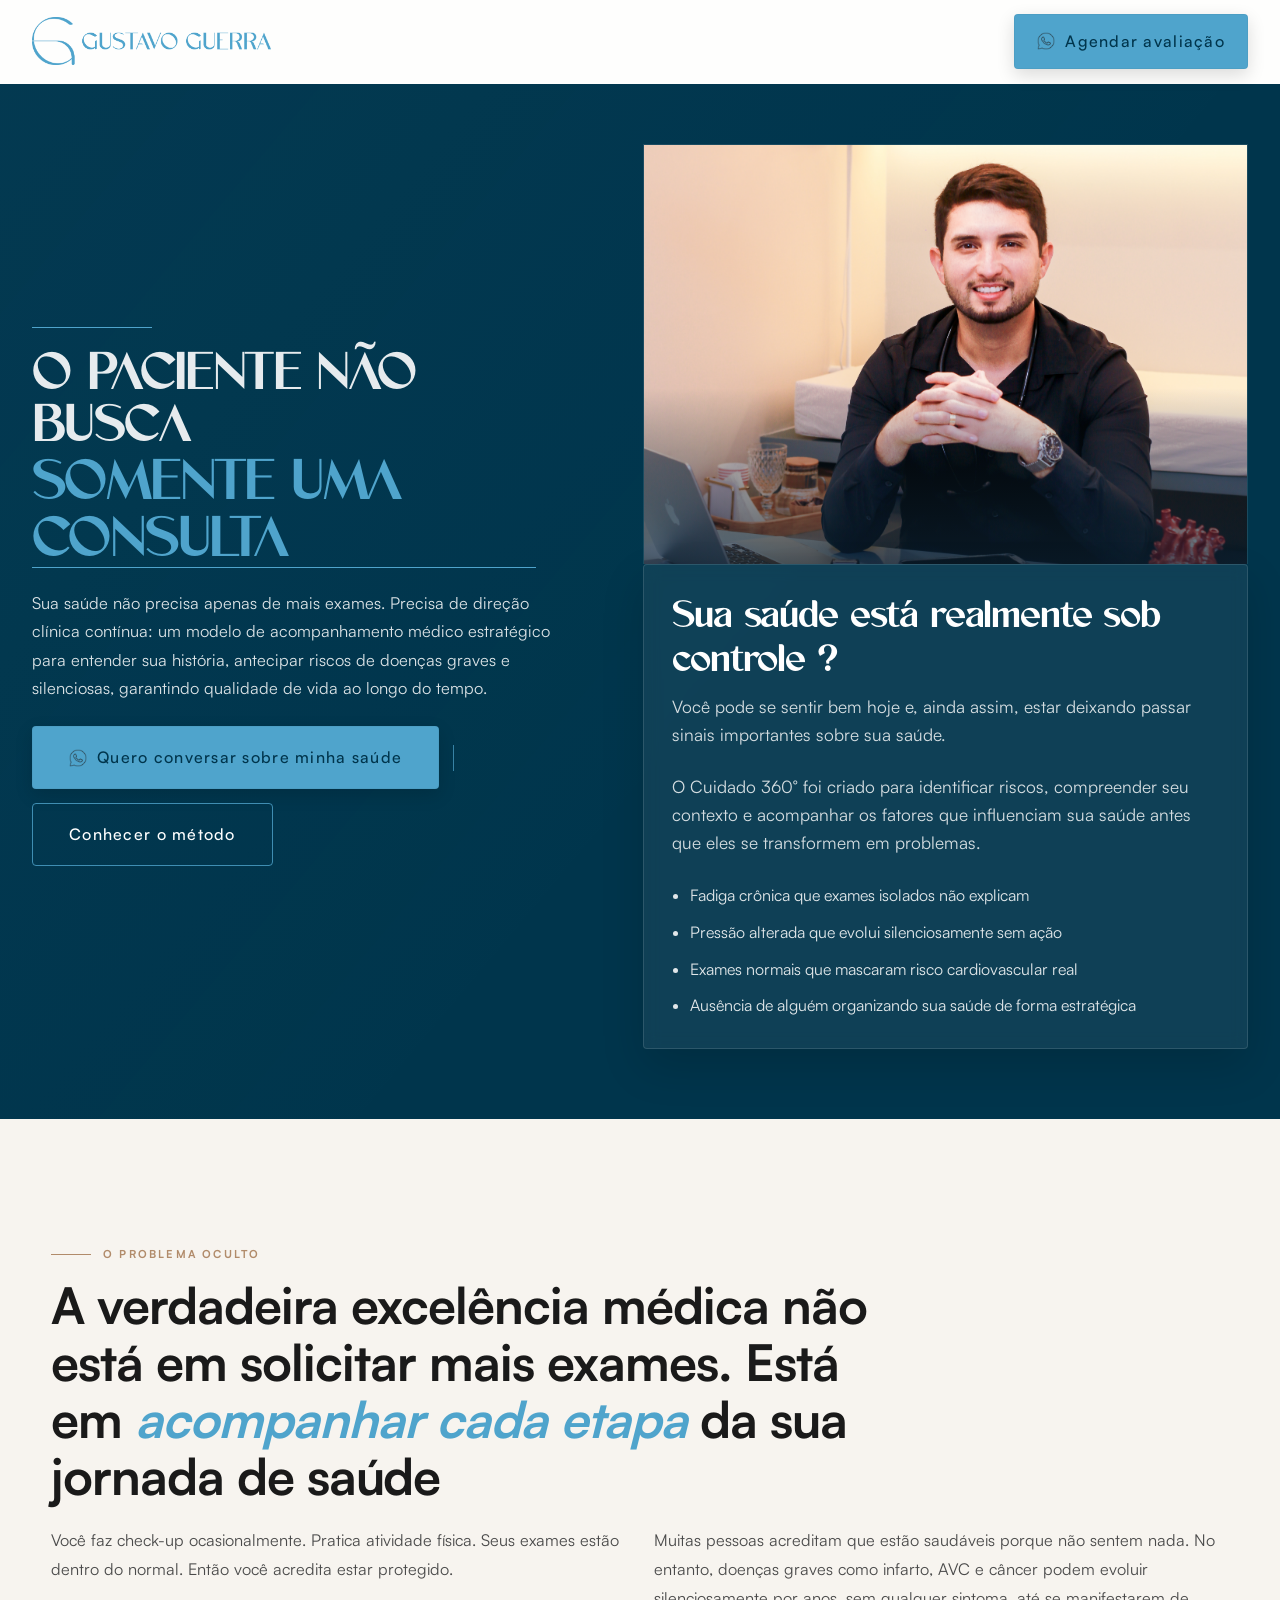
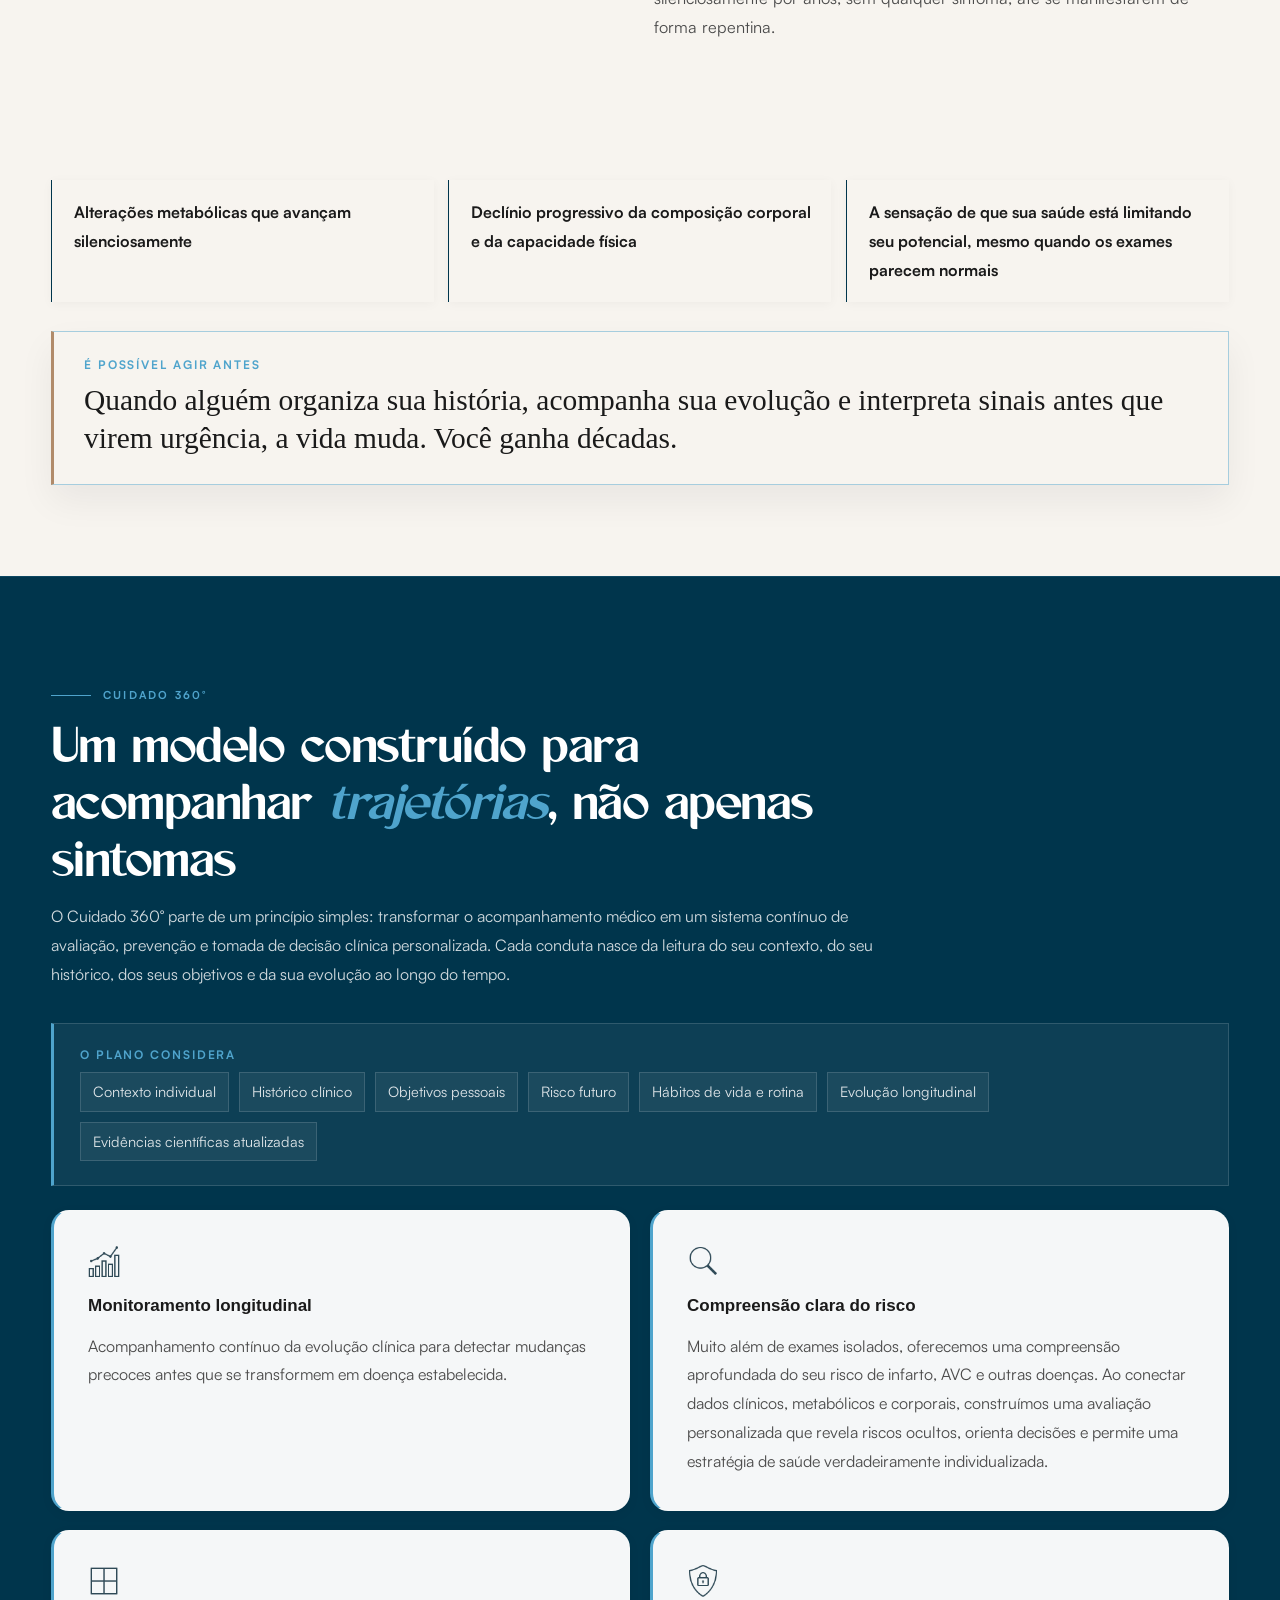
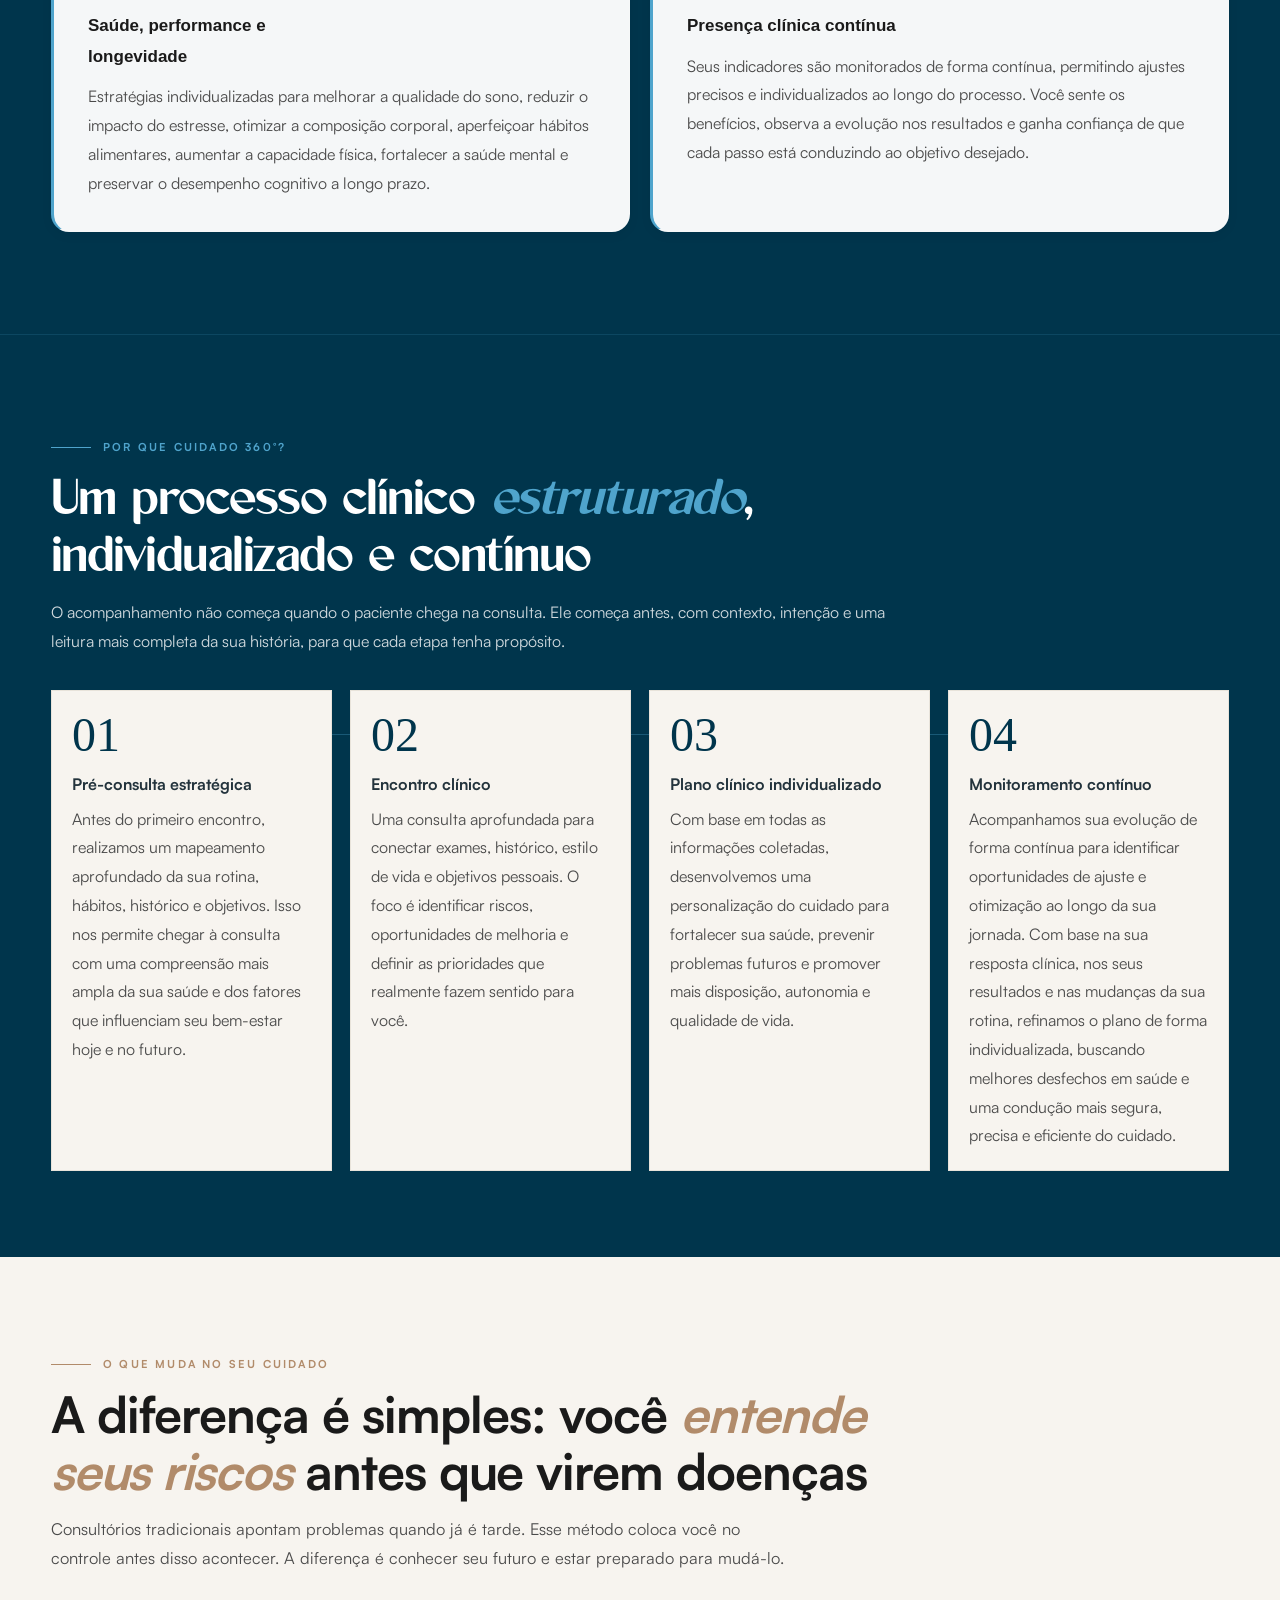
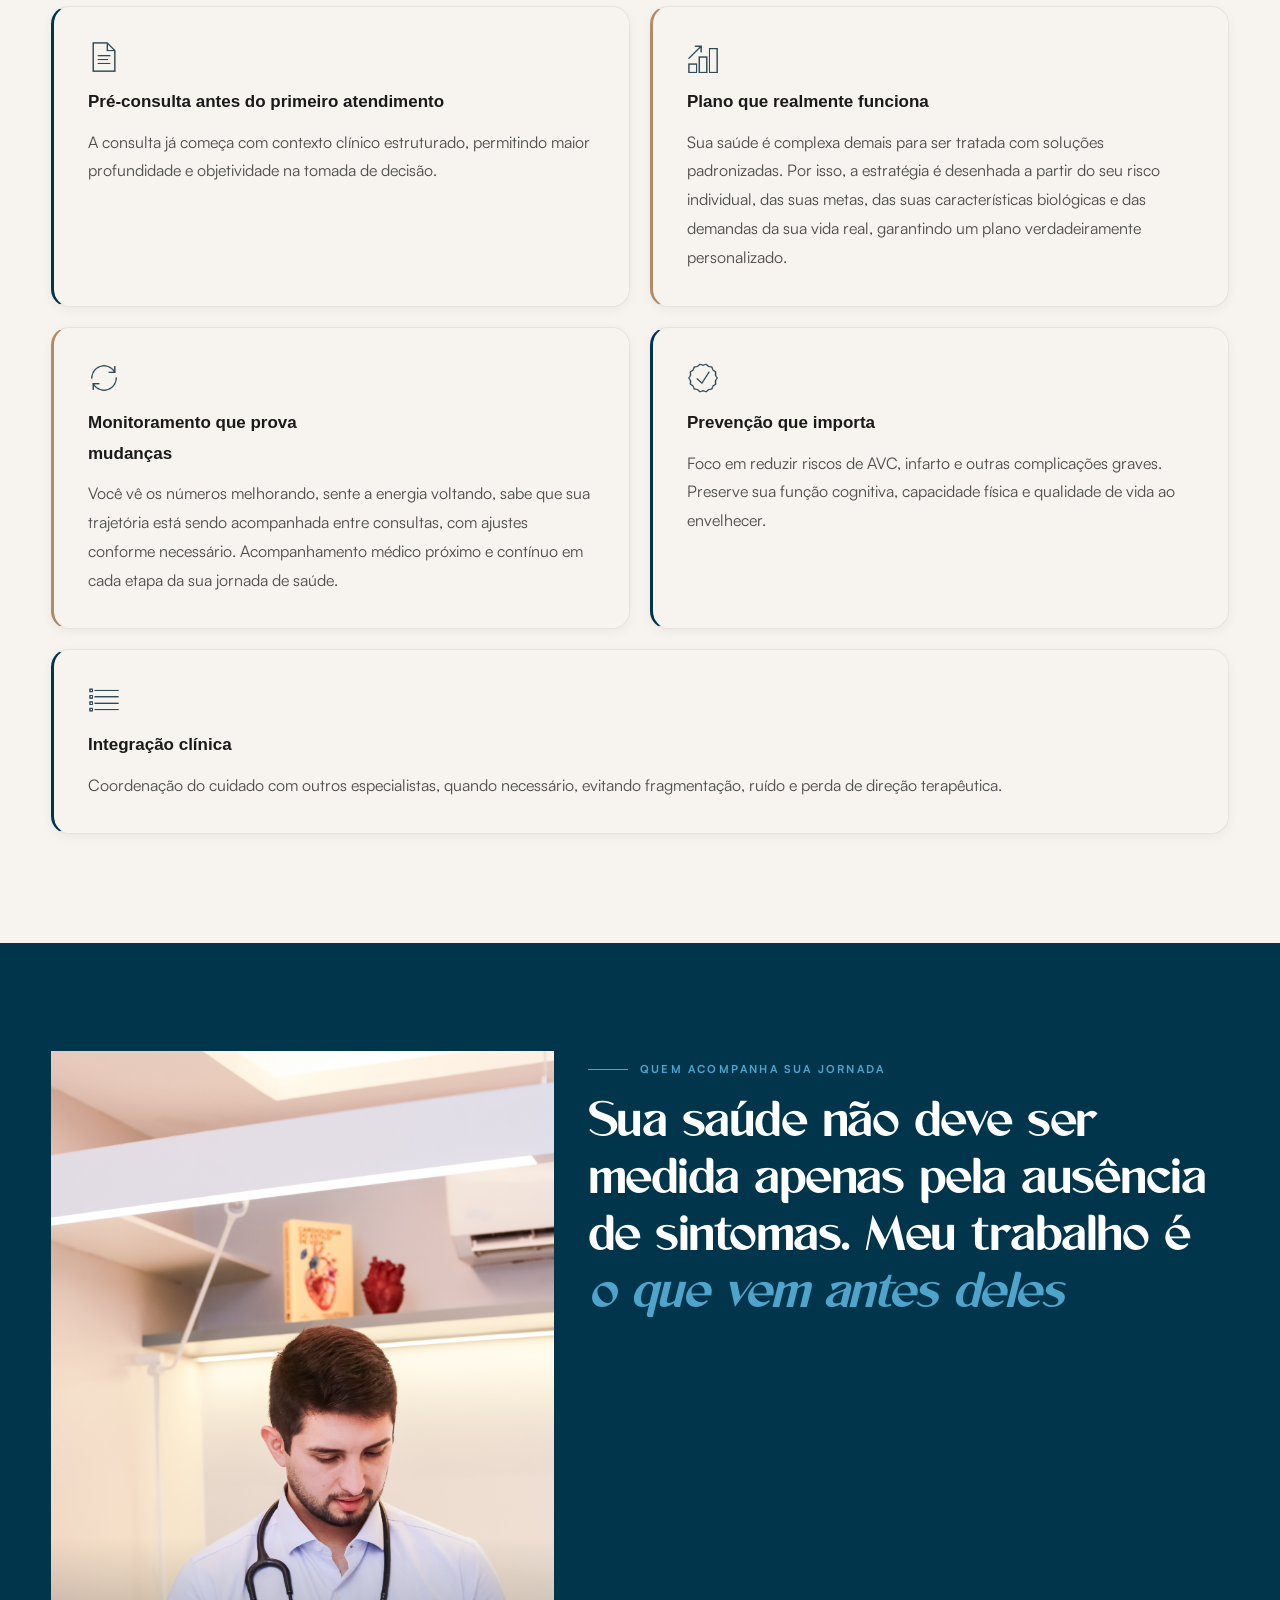
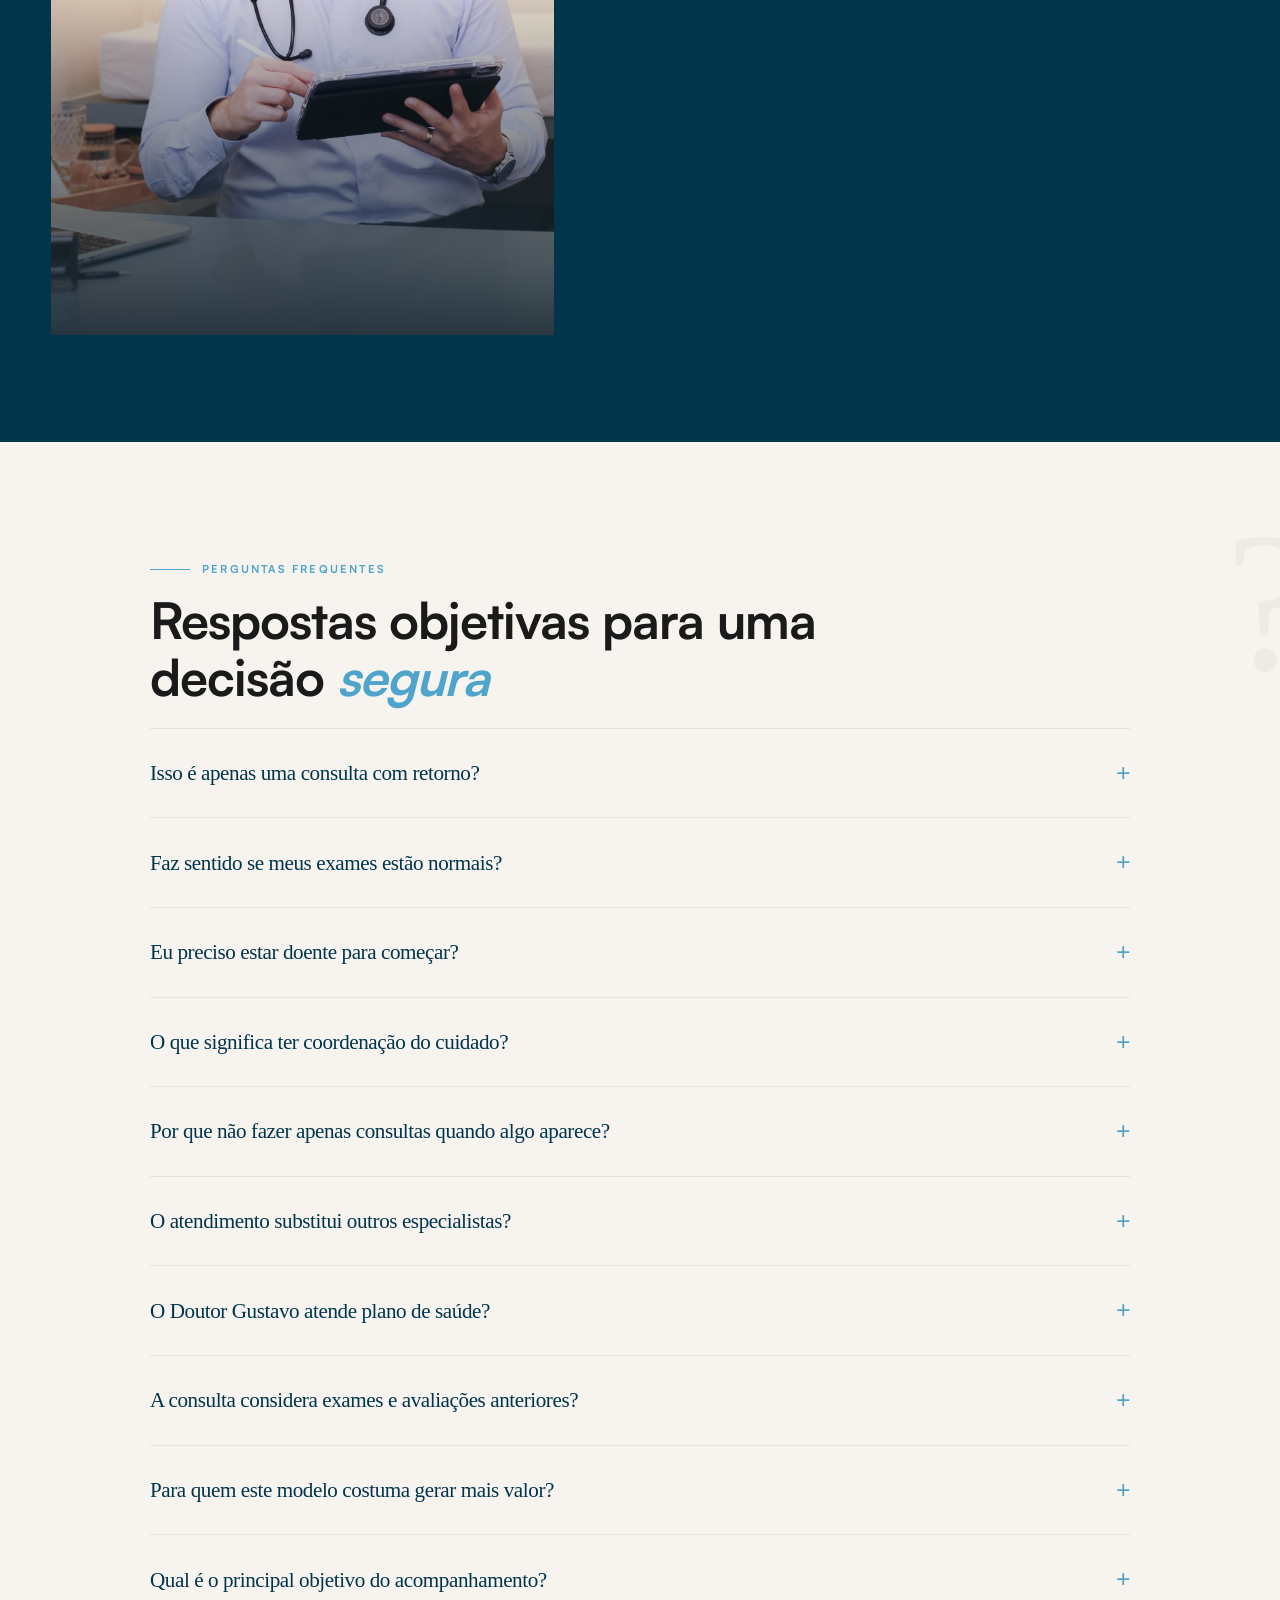
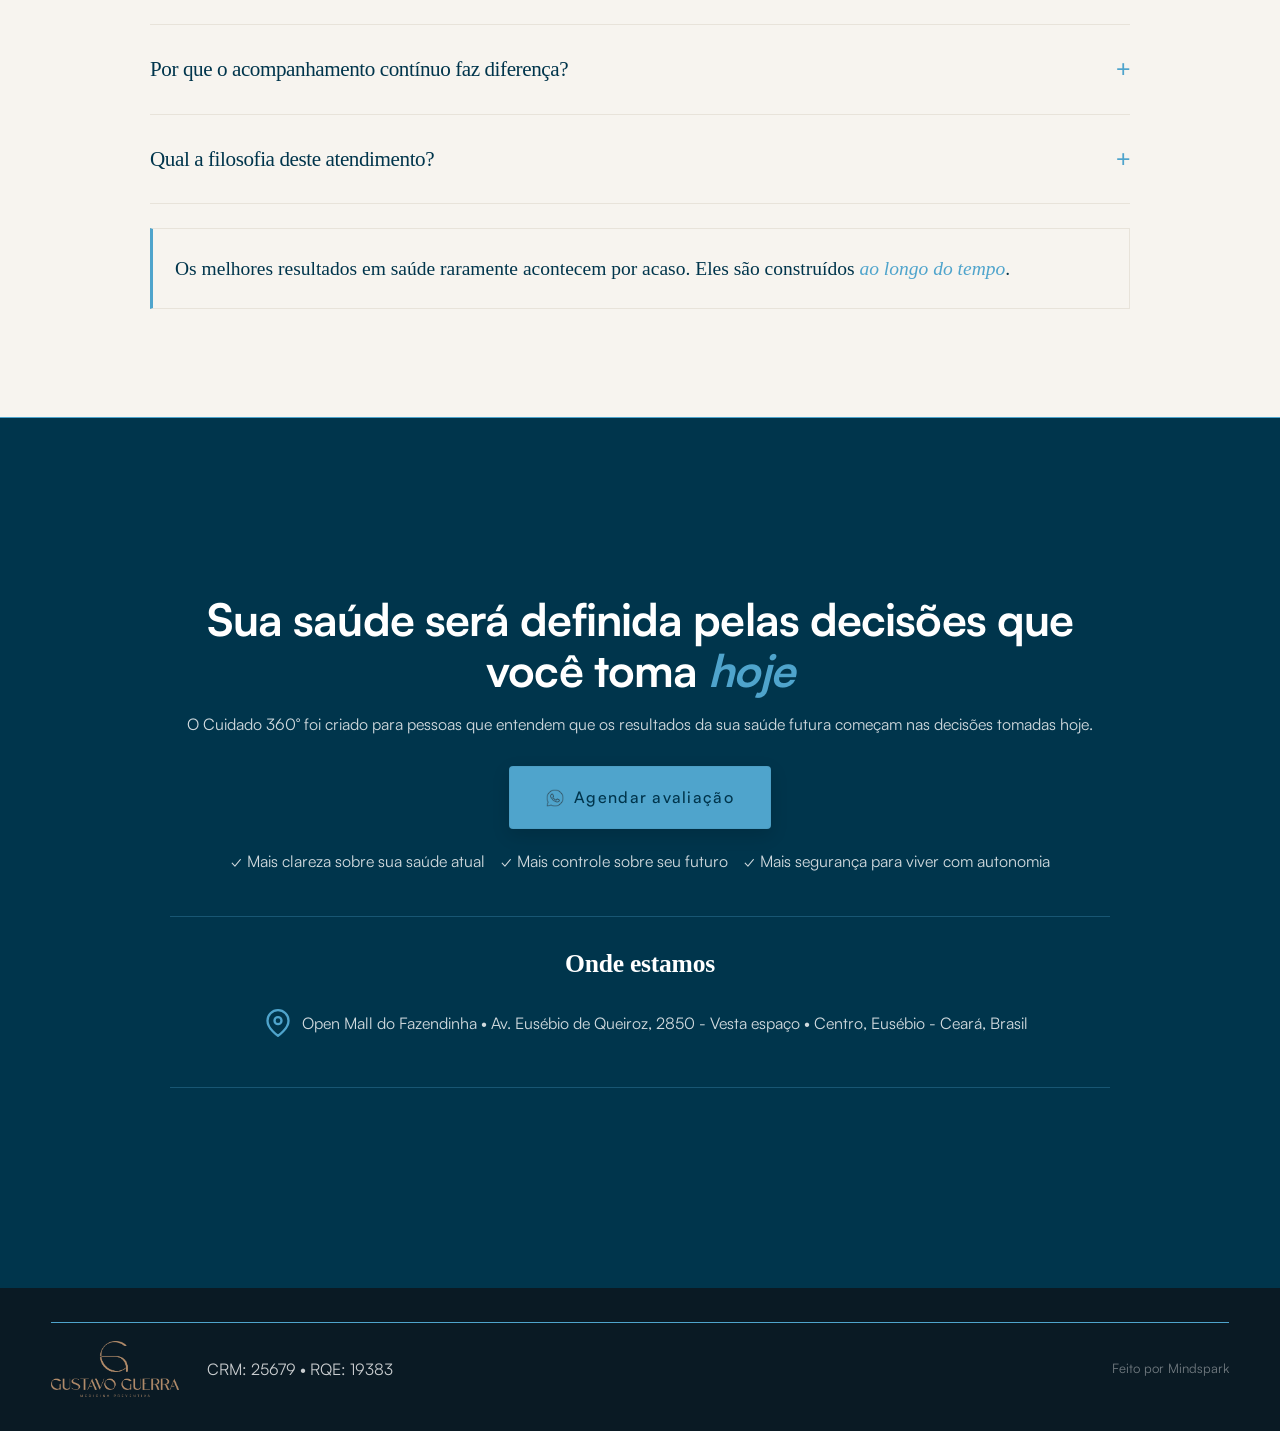
<file: index.html>
<!doctype html>
<html lang="pt-BR">
<head>
  <meta charset="UTF-8" />
  <meta name="viewport" content="width=device-width, initial-scale=1.0" />
  <meta name="description" content="Gestão médica estratégica com acompanhamento longitudinal de alta excelência;">
  <link rel="icon" type="image/x-icon" href="midias/favicon/favicon.ico">
  <link rel="icon" type="image/png" sizes="32x32" href="midias/favicon/favicon-32x32.png">
  <link rel="icon" type="image/png" sizes="16x16" href="midias/favicon/favicon-16x16.png">
  <link rel="apple-touch-icon" href="midias/favicon/apple-touch-icon.png">
  <link rel="manifest" href="midias/favicon/site.webmanifest">
  <link rel="stylesheet" href="styles.css" />
</head>
<body>
  <nav class="topbar" aria-label="Barra principal">
    <div class="topbar__inner">
      <img class="brand__logo" src="midias/LOGO 4@4x.png" alt="Logo Dr. Gustavo Guerra">
      <a class="btn btn--primary btn--wa" href="https://wa.me/5585988979797?text=Ol%C3%A1%2C%20Dr.%20Gustavo%2C%20tenho%20interesse%20em%20conhecer%20melhor%20o%20Cuidado%20360%C2%B0%20e%20entender%20como%20funciona%20uma%20avalia%C3%A7%C3%A3o%20personalizada%20da%20minha%20sa%C3%BAde." target="_blank" rel="noopener noreferrer"><span class="btn__icon" aria-hidden="true"><!-- SVG original: <svg viewBox="0 0 24 24" fill="none"><path d="M20.2 12.1c0 4.5-3.7 8.2-8.2 8.2-1.4 0-2.8-.4-4-.9L3.7 21l1.5-4.2c-.7-1.3-1-2.7-1-4.2 0-4.5 3.7-8.2 8.2-8.2s8.2 3.7 8.2 8.2Z"></path><path d="M9.2 8.9c.2-.4.4-.4.6-.4h.5c.2 0 .4 0 .5.4l.8 2c.1.2.1.4 0 .6l-.4.5c-.1.1-.2.2-.1.4.3.6.8 1.1 1.4 1.6.5.4 1 .7 1.6.9.2.1.3 0 .4-.1l.5-.6c.2-.2.4-.2.6-.1l1.9.9c.3.1.4.3.4.5v.5c0 .2 0 .4-.4.6-.5.3-1 .5-1.6.5-1 0-2-.4-3-.9-1-.5-1.9-1.3-2.7-2.1-.8-.8-1.5-1.7-2-2.7-.5-1-.8-2-.8-3 0-.6.2-1.2.4-1.7Z"></path></svg> --><img src="midias/icones/whatsapp.png" alt=""></span><span>Agendar avaliação</span></a>
    </div>
  </nav>

  <header class="hero" id="inicio">
    <div class="container hero__container">
      <div class="hero__grid">
        <div class="hero__content">
          <!-- <p class="hero__kicker">Acompanhamento médico para viver com plenitude!</p> -->
          <div class="hero__hairline"></div>
          <h1 class="title--featured">
            <span class="hero__title-row">O paciente não busca</span>
            <span class="hero__title-row"><span class="hero__title-accent">somente uma consulta</span></span>
          </h1>
          <p class="hero__subtitle">Sua saúde não precisa apenas de mais exames. Precisa de direção clínica contínua: um modelo de acompanhamento médico estratégico para entender sua história, antecipar riscos de doenças graves e silenciosas, garantindo qualidade de vida ao longo do tempo.</p>
          <div class="hero__actions">
            <a class="btn btn--primary btn--wa" href="https://wa.me/5585988979797?text=Ol%C3%A1%2C%20Dr.%20Gustavo%2C%20tenho%20interesse%20em%20conhecer%20melhor%20o%20Cuidado%20360%C2%B0%20e%20entender%20como%20funciona%20uma%20avalia%C3%A7%C3%A3o%20personalizada%20da%20minha%20sa%C3%BAde." target="_blank" rel="noopener noreferrer"><span class="btn__icon" aria-hidden="true"><!-- SVG original: <svg viewBox="0 0 24 24" fill="none"><path d="M20.2 12.1c0 4.5-3.7 8.2-8.2 8.2-1.4 0-2.8-.4-4-.9L3.7 21l1.5-4.2c-.7-1.3-1-2.7-1-4.2 0-4.5 3.7-8.2 8.2-8.2s8.2 3.7 8.2 8.2Z"></path><path d="M9.2 8.9c.2-.4.4-.4.6-.4h.5c.2 0 .4 0 .5.4l.8 2c.1.2.1.4 0 .6l-.4.5c-.1.1-.2.2-.1.4.3.6.8 1.1 1.4 1.6.5.4 1 .7 1.6.9.2.1.3 0 .4-.1l.5-.6c.2-.2.4-.2.6-.1l1.9.9c.3.1.4.3.4.5v.5c0 .2 0 .4-.4.6-.5.3-1 .5-1.6.5-1 0-2-.4-3-.9-1-.5-1.9-1.3-2.7-2.1-.8-.8-1.5-1.7-2-2.7-.5-1-.8-2-.8-3 0-.6.2-1.2.4-1.7Z"></path></svg> --><img src="midias/icones/whatsapp.png" alt=""></span><span>Quero conversar sobre minha saúde</span></a>
            <span class="hero__cta-divider" aria-hidden="true"></span>
            <a class="btn btn--outline" href="#metodo">Conhecer o método</a>
          </div>
        </div>

        <div class="hero__visual">
          <figure class="hero__photo">
            <img src="midias/IMG_6177.jpg" alt="Dr. Gustavo Guerra em retrato profissional" loading="lazy">
          </figure>
          <aside class="hero__card">
            <h2 class="title--featured">Sua saúde está realmente sob controle ?</h2>
            <p class="hero__card-lead">Você pode se sentir bem hoje e, ainda assim, estar deixando passar sinais importantes sobre sua saúde. </p>
            <p class="hero__card-lead"> O Cuidado 360° foi criado para identificar riscos, compreender seu contexto e acompanhar os fatores que influenciam sua saúde antes que eles se transformem em problemas.</p>

            <ul>
              <li>Fadiga crônica que exames isolados não explicam</li>
              <li>Pressão alterada que evolui silenciosamente sem ação</li>
              <li>Exames normais que mascaram risco cardiovascular real</li>
              <li>Ausência de alguém organizando sua saúde de forma estratégica</li>
            </ul>
          </aside>
        </div>
      </div>
    </div>
  </header>

  <main>
    <section class="section section--light" id="problema">
      <div class="container reveal-group">
        <p class="eyebrow eyebrow--secondary" data-reveal>O problema oculto</p>
        <h2 data-reveal>A verdadeira excelência médica não está em solicitar mais exames. Está em <em>acompanhar cada etapa</em> da sua jornada de saúde</h2>
        <div class="split-copy">
          <p data-reveal>Você faz check-up ocasionalmente. Pratica atividade física. Seus exames estão dentro do normal. Então você acredita estar protegido.</p>
          <p data-reveal>Muitas pessoas acreditam que estão saudáveis porque não sentem nada. No entanto, doenças graves como infarto, AVC e câncer podem evoluir silenciosamente por anos, sem qualquer sintoma, até se manifestarem de forma repentina.</p> 
        </div>
        <div class="problem-grid problem-grid--symptoms">
          <article class="problem-item" data-reveal>
            <p>Fadiga persistente e sensação de acordar sem energia</p>
          </article>
          <article class="problem-item" data-reveal>
            <p>Piora da performance física, mental e profissional</p>
          </article>
          <article class="problem-item" data-reveal>
            <p>Sono ruim, estresse crônico e irritabilidade frequente</p>
          </article>
          <article class="problem-item" data-reveal>
            <p>Alterações metabólicas que avançam silenciosamente</p>
          </article>
          <article class="problem-item" data-reveal>
            <p>Declínio progressivo da composição corporal e da capacidade física</p>
          </article>
          <article class="problem-item" data-reveal>
            <p>A sensação de que sua saúde está limitando seu potencial, mesmo quando os exames parecem normais</p>
          </article>
        </div>
        <article class="insight-box" data-reveal>
          <span>É possível agir antes</span>
          <p>Quando alguém organiza sua história, acompanha sua evolução e interpreta sinais antes que virem urgência, a vida muda. Você ganha décadas.</p>
        </article>
      </div>
    </section>

    <section class="section section--dark" id="metodo">
      <div class="container reveal-group">
        <p class="eyebrow" data-reveal>Cuidado 360°</p>
        <h2 class="title--featured" data-reveal>Um modelo construído para acompanhar <em>trajetórias</em>, não apenas sintomas</h2>
        <p class="lead" data-reveal>O Cuidado 360° parte de um princípio simples: transformar o acompanhamento médico em um sistema contínuo de avaliação, prevenção e tomada de decisão clínica personalizada. Cada conduta nasce da leitura do seu contexto, do seu histórico, dos seus objetivos e da sua evolução ao longo do tempo.</p>
        <div class="method-context" data-reveal>
          <span>O plano considera</span>
          <ul>
            <li>Contexto individual</li>
            <li>Histórico clínico</li>
            <li>Objetivos pessoais</li>
            <li>Risco futuro</li>
            <li>Hábitos de vida e rotina</li>
            <li>Evolução longitudinal</li>
            <li>Evidências científicas atualizadas</li>
          </ul>
        </div>
        <div class="grid grid--2 method-pillars">
          <article class="card" data-reveal>
            <span class="card__icon" aria-hidden="true"><!-- SVG original: <svg viewBox="0 0 24 24" fill="none"><polyline points="4,14 9,9 13,13 20,6"></polyline><path d="M20 11V6H15"></path></svg> --><img src="midias/icones/monitoramento.png" alt=""></span>
            <h3>Monitoramento longitudinal</h3>
            <p>Acompanhamento contínuo da evolução clínica para detectar mudanças precoces antes que se transformem em doença estabelecida.</p>
          </article>
          <article class="card" data-reveal>
            <span class="card__icon" aria-hidden="true"><!-- SVG original: <svg viewBox="0 0 24 24" fill="none"><circle cx="11" cy="11" r="7"></circle><path d="M21 21l-4.3-4.3"></path><path d="M11 8v3l2 2"></path></svg> --><img src="midias/icones/raciocinio-clinico.png" alt=""></span>
            <h3>Compreensão clara do risco</h3>
            <p>Muito além de exames isolados, oferecemos uma compreensão aprofundada do seu risco de infarto, AVC e outras doenças. Ao conectar dados clínicos, metabólicos e corporais, construímos uma avaliação personalizada que revela riscos ocultos, orienta decisões e permite uma estratégia de saúde verdadeiramente individualizada.</p>
          </article>
          <article class="card" data-reveal>
            <span class="card__icon" aria-hidden="true"><!-- SVG original: <svg viewBox="0 0 24 24" fill="none"><rect x="4" y="4" width="7" height="7"></rect><rect x="13" y="4" width="7" height="7"></rect><rect x="4" y="13" width="7" height="7"></rect><rect x="13" y="13" width="7" height="7"></rect></svg> --><img src="midias/icones/saude-performance.png" alt=""></span>
            <h3>Saúde, performance e longevidade</h3>
            <p>Estratégias individualizadas para melhorar a qualidade do sono, reduzir o impacto do estresse, otimizar a composição corporal, aperfeiçoar hábitos alimentares, aumentar a capacidade física, fortalecer a saúde mental e preservar o desempenho cognitivo a longo prazo.</p>
          </article>
          <article class="card" data-reveal>
            <span class="card__icon" aria-hidden="true"><!-- SVG original: <svg viewBox="0 0 24 24" fill="none"><path d="M12 3l7 3v6c0 5-3.5 8-7 9-3.5-1-7-4-7-9V6l7-3z"></path><path d="M12 8v4l2 2"></path></svg> --><img src="midias/icones/presenca-clinica.png" alt=""></span>
            <h3>Presença clínica contínua</h3>
            <p>Seus indicadores são monitorados de forma contínua, permitindo ajustes precisos e individualizados ao longo do processo. Você sente os benefícios, observa a evolução nos resultados e ganha confiança de que cada passo está conduzindo ao objetivo desejado.</p>
          </article>
        </div>
      </div>
    </section>

    <section class="section section--graphite" id="processo">
      <div class="container reveal-group">
        <p class="eyebrow" data-reveal>Por que Cuidado 360°?</p>
        <h2 class="title--featured" data-reveal>Um processo clínico <em>estruturado</em>, individualizado e contínuo</h2>
        <p class="lead" data-reveal>O acompanhamento não começa quando o paciente chega na consulta. Ele começa antes, com contexto, intenção e uma leitura mais completa da sua história, para que cada etapa tenha propósito.</p>
        <div class="process" data-process>
          <article class="process__step" data-reveal>
            <span>01</span>
            <h3>Pré-consulta estratégica</h3>
            <p>Antes do primeiro encontro, realizamos um mapeamento aprofundado da sua rotina, hábitos, histórico e objetivos. Isso nos permite chegar à consulta com uma compreensão mais ampla da sua saúde e dos fatores que influenciam seu bem-estar hoje e no futuro.</p>
          </article>
          <article class="process__step" data-reveal>
            <span>02</span>
            <h3>Encontro clínico</h3>
            <p>Uma consulta aprofundada para conectar exames, histórico, estilo de vida e objetivos pessoais. O foco é identificar riscos, oportunidades de melhoria e definir as prioridades que realmente fazem sentido para você.</p>
          </article>
          <article class="process__step" data-reveal>
            <span>03</span>
            <h3>Plano clínico individualizado</h3>
            <p>Com base em todas as informações coletadas, desenvolvemos uma personalização do cuidado para fortalecer sua saúde, prevenir problemas futuros e promover mais disposição, autonomia e qualidade de vida.</p>
          </article>
          <article class="process__step" data-reveal>
            <span>04</span>
            <h3>Monitoramento contínuo</h3>
            <p>Acompanhamos sua evolução de forma contínua para identificar oportunidades de ajuste e otimização ao longo da sua jornada. Com base na sua resposta clínica, nos seus resultados e nas mudanças da sua rotina, refinamos o plano de forma individualizada, buscando melhores desfechos em saúde e uma condução mais segura, precisa e eficiente do cuidado.</p>
          </article>
        </div>
      </div>
    </section>

    <section class="section section--light" id="diferenciais">
      <div class="container reveal-group">
        <p class="eyebrow eyebrow--secondary" data-reveal>O que muda no seu cuidado</p>
         <h2 data-reveal>A diferença é simples: você <em class="em--secondary">entende seus riscos</em> antes que virem doenças</h2>
        <p class="section-lead" data-reveal>Consultórios tradicionais apontam problemas quando já é tarde. Esse método coloca você no controle antes disso acontecer. A diferença é conhecer seu futuro e estar preparado para mudá-lo.</p>
        <div class="grid grid--2">
          <article class="card" data-reveal>
            <span class="card__icon" aria-hidden="true"><!-- SVG original: <svg viewBox="0 0 24 24" fill="none"><rect x="6" y="4" width="12" height="16"></rect><path d="M9 9h6M9 13h6"></path></svg> --><img src="midias/icones/pre-consulta.png" alt=""></span>
            <h3 class="card__title--single-line">Pré-consulta antes do primeiro atendimento</h3>
            <p>A consulta já começa com contexto clínico estruturado, permitindo maior profundidade e objetividade na tomada de decisão.</p>
          </article>
           <article class="card card--secondary" data-reveal>
             <span class="card__icon" aria-hidden="true"><!-- SVG original: <svg viewBox="0 0 24 24" fill="none"><path d="M4 18l7-7 4 4 5-5"></path><path d="M15 10h5v5"></path></svg> --><img src="midias/icones/personalizacao.png" alt=""></span>
             <h3>Plano que realmente funciona</h3>
             <p>Sua saúde é complexa demais para ser tratada com soluções padronizadas. Por isso, a estratégia é desenhada a partir do seu risco individual, das suas metas, das suas características biológicas e das demandas da sua vida real, garantindo um plano verdadeiramente personalizado.</p>
           </article>
           <article class="card card--secondary" data-reveal>
             <span class="card__icon" aria-hidden="true"><!-- SVG original: <svg viewBox="0 0 24 24" fill="none"><path d="M20 11a8 8 0 0 0-14-5"></path><path d="M4 13a8 8 0 0 0 14 5"></path><path d="M3 5v4h4"></path><path d="M21 19v-4h-4"></path></svg> --><img src="midias/icones/continuidade.png" alt=""></span>
             <h3>Monitoramento que prova mudanças</h3>
             <p>Você vê os números melhorando, sente a energia voltando, sabe que sua trajetória está sendo acompanhada entre consultas, com ajustes conforme necessário. Acompanhamento médico próximo e contínuo em cada etapa da sua jornada de saúde.</p>
           </article>
          <article class="card" data-reveal>
            <span class="card__icon" aria-hidden="true"><!-- SVG original: <svg viewBox="0 0 24 24" fill="none"><path d="M12 3l7 3v6c0 5-3.5 8-7 9-3.5-1-7-4-7-9V6l7-3z"></path><path d="M9 12l2 2 4-4"></path></svg> --><img src="midias/icones/prevencao.png" alt=""></span>
            <h3>Prevenção que importa</h3>
            <p>Foco em reduzir riscos de AVC, infarto e outras complicações graves. Preserve sua função cognitiva, capacidade física e qualidade de vida ao envelhecer.</p>
          </article>
          <article class="card card--wide" data-reveal>
            <span class="card__icon" aria-hidden="true"><!-- SVG original: <svg viewBox="0 0 24 24" fill="none"><path d="M8 6h8M8 12h8M8 18h8"></path><path d="M4 6h.01M4 12h.01M4 18h.01"></path><path d="M20 6h.01M20 12h.01M20 18h.01"></path></svg> --><img src="midias/icones/integracao-clinica.png" alt=""></span>
            <h3>Integração clínica</h3>
            <p>Coordenação do cuidado com outros especialistas, quando necessário, evitando fragmentação, ruído e perda de direção terapêutica.</p>
          </article>
        </div>
      </div>
    </section>

    <section class="section section--graphite" id="autoridade">
      <div class="container authority-layout reveal-group">
        <figure class="authority-photo" data-reveal>
          <img src="midias/IMG_6264.jpg" alt="Dr. Gustavo Guerra em jaleco" loading="lazy">
        </figure>
        <div>
          <p class="eyebrow" data-reveal>Quem acompanha sua jornada</p>
          <h2 class="title--featured" data-reveal>Sua saúde não deve ser medida apenas pela ausência de sintomas. 
            Meu trabalho é <em>o que vem antes deles</em></h2>
          <article class="box box--dark" data-reveal>
            <p>Ao longo da minha trajetória, acompanhei pacientes que buscavam mais do que tratamento. Buscavam segurança. Prevenção. Longevidade. E principalmente a tranquilidade de saber que sua saúde cardiovascular estava sendo monitorada de forma criteriosa e individualizada. Esse é o meu trabalho.</p>
          </article>
          <ul class="credentials-list" data-reveal>
            <li>Médico especialista em clinica médica</li>
            <li>Medicina baseada em evidências</li>
            <li>Atualização científica contínua</li>
            <li>Médico centrado no paciente</li>
            <li>Escuta ativa e empática</li>
            <li>Raciocínio clínico aprofundado para decisões que realmente funcionam</li>
            <li>Coordenação clínica: juntando evidências de diferentes áreas para sua saúde.</li>
          </ul>
          <blockquote data-reveal>

            Fazemos a intersecção entre ciência e experiência, entre o que pode ser medido 
            e o que precisa ser compreendido, acolhido e valorizado !
            <cite>Dr. Gustavo Guerra</cite>
          </blockquote>
        </div>
      </div>
    </section>

    <section class="section section--light faq-section" id="faq">
      <div class="container narrow">
        <p class="eyebrow">Perguntas frequentes</p>
        <h2>Respostas objetivas para uma decisão <em>segura</em></h2>
        <div class="accordion" data-accordion>
          <details class="accordion__item">
            <summary><span>Isso é apenas uma consulta com retorno?</span></summary>
            <p>Não. A consulta inicial abre a jornada, mas o valor está no acompanhamento da evolução, nos ajustes e na leitura clínica contínua.</p>
          </details>
          <details class="accordion__item">
            <summary><span>Faz sentido se meus exames estão normais?</span></summary>
            <p>Sim. Exames normais são uma fotografia. O acompanhamento observa tendência, contexto, sintomas sutis e risco futuro.</p>
          </details>
          <details class="accordion__item">
            <summary><span>Eu preciso estar doente para começar?</span></summary>
            <p>Não. O acompanhamento é especialmente valioso para quem deseja manter a saúde em seu melhor potencial. O objetivo é preservar energia, capacidade física e mental, composição corporal, autonomia e qualidade de vida, favorecendo um envelhecimento mais saudável e funcional.</p>
          </details>
          <details class="accordion__item">
            <summary><span>O que significa ter coordenação do cuidado?</span></summary>
            <p>Significa ter um médico de referência organizando exames, condutas, especialistas e decisões dentro de uma estratégia coerente.</p>
          </details>
          <details class="accordion__item">
            <summary><span>Por que não fazer apenas consultas quando algo aparece?</span></summary>
            <p>Porque decisões reativas costumam chegar depois da perda de energia, performance ou controle metabólico. O método busca antecipar esse movimento.</p>
          </details>
          <details class="accordion__item">
            <summary><span>O atendimento substitui outros especialistas?</span></summary>
            <p>Não. Ele ajuda a integrar condutas de diferentes especialistas dentro de uma visão única, evitando ruído e decisões desconectadas.</p>
          </details>
           <details class="accordion__item">
            <summary><span>O Doutor Gustavo atende plano de saúde?</span></summary>
            <p>Os planos de saúde são estruturados para remunerar atos médicos isolados. O acompanhamento é realizado de forma particular, pois garante a liberdade necessária para oferecer um cuidado verdadeiramente personalizado, profundo e contínuo, centrado não apenas no tratamento de doenças, mas na preservação da autonomia, da funcionalidade, da qualidade de vida e da segurança em saúde ao longo do tempo.</p>
          </details>
          <details class="accordion__item">
            <summary><span>A consulta considera exames e avaliações anteriores?</span></summary>
            <p>Sim. Histórico clínico, exames prévios, sintomas, rotina e objetivos pessoais são analisados em conjunto para decisões mais precisas.</p>
          </details>
          <details class="accordion__item">
            <summary><span>Para quem este modelo costuma gerar mais valor?</span></summary>
            <p>Para pessoas que não querem apenas tratar problemas, mas construir uma estratégia de saúde para os próximos anos.</p>
          </details>
          <details class="accordion__item">
            <summary><span>Qual é o principal objetivo do acompanhamento?</span></summary>
            <p>Antecipar riscos, preservar função e manter decisões clínicas sob direção estratégica antes da perda de performance em saúde.</p>
          </details>
          <details class="accordion__item">
            <summary><span>Por que o acompanhamento contínuo faz diferença?</span></summary>
            <p>Porque o que transforma desfechos é a capacidade de acompanhar evolução, detectar tendências e ajustar condutas com antecedência.</p>
          </details>
          <details class="accordion__item">
            <summary><span>Qual a filosofia deste atendimento?</span></summary>
            <p>Exames mostram momentos. Acompanhamento revela trajetórias.</p>
          </details>
          <p class="closing">Os melhores resultados em saúde raramente acontecem por acaso. Eles são construídos <em>ao longo do tempo</em>.</p>
      </div>
    </section>
  </main>

  <section class="cta" id="cta-final">
    <div class="container narrow cta__inner">
      <h2>Sua saúde será definida pelas decisões que você toma <em>hoje</em></h2>
      <p>O Cuidado 360° foi criado para pessoas que entendem que os resultados da sua saúde futura começam nas decisões tomadas hoje.</p>
        <a class="btn btn--primary btn--wa" href="https://wa.me/5585988979797?text=Ol%C3%A1%2C%20Dr.%20Gustavo%2C%20tenho%20interesse%20em%20conhecer%20melhor%20o%20Cuidado%20360%C2%B0%20e%20entender%20como%20funciona%20uma%20avalia%C3%A7%C3%A3o%20personalizada%20da%20minha%20sa%C3%BAde." target="_blank" rel="noopener noreferrer"><span class="btn__icon" aria-hidden="true"><!-- SVG original: <svg viewBox="0 0 24 24" fill="none"><path d="M20.2 12.1c0 4.5-3.7 8.2-8.2 8.2-1.4 0-2.8-.4-4-.9L3.7 21l1.5-4.2c-.7-1.3-1-2.7-1-4.2 0-4.5 3.7-8.2 8.2-8.2s8.2 3.7 8.2 8.2Z"></path><path d="M9.2 8.9c.2-.4.4-.4.6-.4h.5c.2 0 .4 0 .5.4l.8 2c.1.2.1.4 0 .6l-.4.5c-.1.1-.2.2-.1.4.3.6.8 1.1 1.4 1.6.5.4 1 .7 1.6.9.2.1.3 0 .4-.1l.5-.6c.2-.2.4-.2.6-.1l1.9.9c.3.1.4.3.4.5v.5c0 .2 0 .4-.4.6-.5.3-1 .5-1.6.5-1 0-2-.4-3-.9-1-.5-1.9-1.3-2.7-2.1-.8-.8-1.5-1.7-2-2.7-.5-1-.8-2-.8-3 0-.6.2-1.2.4-1.7Z"></path></svg> --><img src="midias/icones/whatsapp.png" alt=""></span><span>Agendar avaliação</span></a>
       <ul class="trust-signals">
         <li>✓ Mais clareza sobre sua saúde atual</li>
         <li>✓ Mais controle sobre seu futuro</li>
         <li>✓ Mais segurança para viver com autonomia</li>
       </ul>
       <div class="cta__location">
         <div class="cta__location-divider"></div>
         <h4 class="cta__location-title">Onde estamos</h4>
         <div class="cta__location-item">
           <svg class="cta__location-icon" viewBox="0 0 24 24" fill="none" stroke="currentColor" stroke-width="2">
             <path d="M21 10c0 7-9 13-9 13s-9-6-9-13a9 9 0 0 1 18 0z"></path>
             <circle cx="12" cy="10" r="3"></circle>
           </svg>
           <div class="cta__location-content">
             <p class="cta__location-text">Open Mall do Fazendinha • Av. Eusébio de Queiroz, 2850 - Vesta espaço • Centro, Eusébio - Ceará, Brasil</p>
           </div>
         </div>
         <div class="cta__location-divider"></div>
       </div>
     </div>
     </div>
  </section>

  <footer class="footer">
    <div class="container footer__inner">
      <div class="footer__left">
        <img class="footer__logo" src="midias/LOGO PRINCIPAL (TUDO)@4x.png" alt="Logo principal Dr. Gustavo Guerra">
        <p>CRM: 25679 • RQE: 19383</p>
      </div>
      <p class="footer__credit">Feito por <a href="https://www.instagram.com/mindspark.ag/" target="_blank" rel="noopener noreferrer nofollow">Mindspark</a></p>
    </div>
  </footer>

  <script src="script.js"></script>
</body>
</html>
</file>
<file: styles.css>
@font-face {
  font-family: 'VONCA';
  src: url('fonts/vonca/vonca-regular.woff') format('woff');
  font-weight: 400;
  font-display: swap;
}

@font-face {
  font-family: 'VONCA';
  src: url('fonts/vonca/vonca-bold.woff') format('woff');
  font-weight: 700;
  font-display: swap;
}

@font-face {
  font-family: 'SATOSHI';
  src: url('fonts/satoshi/Satoshi-Regular.woff') format('woff');
  font-weight: 400;
  font-display: swap;
}

@font-face {
  font-family: 'SATOSHI';
  src: url('fonts/satoshi/Satoshi-Medium.woff') format('woff');
  font-weight: 500;
  font-display: swap;
}

@font-face {
  font-family: 'SATOSHI';
  src: url('fonts/satoshi/Satoshi-Bold.woff') format('woff');
  font-weight: 700;
  font-display: swap;
}

:root {
  --petroleum: #00354C;
  --graphite: #00354C;
  --offwhite: #F7F4EF;
  --gold: #4FA4CC;
  --secondary: #B18B6A;
  --text-dark: #1a1a1a;
  --text-muted: #4a4a4a;
  --line-light: #E8E3DA;
  --line-dark: rgba(255, 255, 255, 0.18);
  --radius: 4px;
}

* {
  box-sizing: border-box;
}

html {
  scroll-behavior: smooth;
}

body {
  margin: 0;
  font-family: "SATOSHI", -apple-system, BlinkMacSystemFont, "Segoe UI", sans-serif;
  font-weight: 400;
  color: var(--text-dark);
  background: var(--offwhite);
  line-height: 1.8;
}

h1,
h2,
h3,
p,
ul,
blockquote,
figure {
  margin: 0;
}

.container {
  width: min(1200px, 92vw);
  margin: 0 auto;
}

.hero__container {
  width: min(1320px, 95vw);
  margin: 0 auto;
}

.narrow {
  width: min(980px, 92vw);
  margin: 0 auto;
}

.topbar {
  position: sticky;
  top: 0;
  z-index: 40;
  background: rgba(255, 255, 255, 0.86);
  backdrop-filter: blur(10px);
  border-bottom: 1px solid transparent;
  transition: border-color 0.3s ease;
}

.topbar.is-scrolled {
  border-bottom-color: var(--gold);
}

.topbar__inner {
  width: min(1320px, 95vw);
  margin: 0 auto;
  display: flex;
  align-items: center;
  justify-content: space-between;
  padding: 14px 0;
}

.brand {
  display: flex;
  align-items: center;
}

.brand__logo {
  height: 48px;
  width: auto;
  object-fit: contain;
}

.hero {
  min-height: calc(100vh - 73px);
  display: grid;
  align-items: center;
  background:
    linear-gradient(130deg, rgba(79, 164, 204, 0.04) 0%, rgba(79, 164, 204, 0) 60%),
    var(--petroleum);
  color: #ffffff;
  padding: 60px 0 70px;
}

.hero__grid {
  display: grid;
  grid-template-columns: minmax(0, 0.95fr) minmax(460px, 1.05fr);
  gap: 64px;
  align-items: center;
}

.hero__content {
  max-width: 660px;
}

.hero__kicker {
  color: var(--gold);
  font-size: 0.78rem;
  font-weight: 600;
  letter-spacing: 0.18em;
  line-height: 1.2;
  margin-bottom: 14px;
  text-transform: uppercase;
}

.eyebrow {
  font-size: 11px;
  letter-spacing: 0.2em;
  color: var(--gold);
  font-weight: 600;
  text-transform: uppercase;
  margin-bottom: 12px;
  display: inline-flex;
  align-items: center;
  gap: 12px;
}

.eyebrow::before {
  content: "";
  width: 40px;
  height: 1px;
  background: var(--gold);
}

.eyebrow--secondary {
  color: var(--secondary) !important;
}

.eyebrow--secondary::before {
  background: var(--secondary) !important;
}

.hero__hairline {
  height: 1px;
  width: 120px;
  background: var(--gold);
  margin-bottom: 18px;
}

h1,
section h2,
.hero__card h2:not(.title--featured),
.cta h2 {
  font-family: "SATOSHI", sans-serif;
  letter-spacing: -0.02em;
  line-height: 1.13;
}

.title--featured {
  font-family: "VONCA", sans-serif !important;
  font-weight: 700 !important;
  letter-spacing: -0.03em;
}

.hero__card h2.title--featured {
  font-family: "VONCA", sans-serif !important;
  letter-spacing: -0.03em;
}

h1 {
  font-size: clamp(3rem, 4.15vw, 4.45rem);
  text-transform: uppercase;
  max-width: 14ch;
}

.hero h1 {
  display: grid;
  gap: 0.04em;
  line-height: 0.98;
}

.hero__title-row {
  display: block;
  color: rgba(255, 255, 255, 0.9);
}

.hero__title-accent,
.hero__title-highlight {
  color: var(--gold);
  font-size: 1.08em;
  font-weight: 600;
}

.hero__title-accent {
  position: relative;
  display: inline-block;
}

.hero__title-accent::after {
  content: "";
  position: absolute;
  left: 0;
  bottom: -0.05em;
  width: 100%;
  height: 1px;
  background: var(--gold);
}

.hero__title-highlight {
  font-style: italic;
  text-transform: none;
}

section h2 {
  font-size: clamp(2rem, 4vw, 3.15rem);
  color: inherit;
  margin-bottom: 22px;
  max-width: 23ch;
}

section h2 em,
.cta h2 em {
  font-style: italic;
  color: var(--gold);
}

.em--secondary {
  color: var(--secondary) !important;
}

.hero__subtitle {
  margin-top: 24px;
  margin-bottom: 24px;
  color: rgba(255, 255, 255, 0.86);
  max-width: 58ch;
  font-size: 1.03rem;
  line-height: 1.72;
}

.hero__actions {
  display: inline-flex;
  align-items: center;
  gap: 14px;
  flex-wrap: wrap;
}

.hero__cta-divider {
  width: 1px;
  height: 26px;
  background: rgba(79, 164, 204, 0.7);
}

.hero__visual {
  display: grid;
  gap: 0;
  margin-top: 0;
}

.hero__photo {
  position: relative;
  height: 420px;
  overflow: hidden;
  border: 1px solid rgba(255, 255, 255, 0.1);
  border-bottom: 0;
}

.hero__photo img {
   width: 100%;
   height: 100%;
   object-fit: cover;
   object-position: center center;
}

.hero__photo::after {
  content: "";
  position: absolute;
  inset: 0;
  background: linear-gradient(to bottom, rgba(13, 34, 51, 0) 58%, rgba(13, 34, 51, 0.72) 100%);
}

.hero__card {
  background: rgba(255, 255, 255, 0.06);
  border: 1px solid rgba(255, 255, 255, 0.12);
  width: 100%;
  margin: 0;
  padding: 28px;
  border-radius: var(--radius);
  backdrop-filter: blur(8px);
  position: relative;
  z-index: 2;
  box-shadow: 0 18px 44px rgba(0, 0, 0, 0.14);
}

.hero__icon {
  color: var(--gold);
  font-size: 1rem;
}

.hero__card h2 {
  font-size: clamp(2rem, 3vw, 2.65rem);
  margin: 0 0 12px;
  max-width: 50ch;
  line-height: 1.15;
}

.hero__card-lead {
  max-width: 54ch;
  margin-bottom: 24px;
  color: rgba(255, 255, 255, 0.82);
  font-size: 1.08rem;
  line-height: 1.62;
}

.hero__card ul {
  padding-left: 18px;
  display: grid;
  gap: 8px 28px;
  color: rgba(255, 255, 255, 0.88);
}

.section {
  position: relative;
  padding: 108px 0;
}

#problema {
  padding-top: 116px;
  padding-bottom: 92px;
}

#metodo {
  padding-top: 100px;
  padding-bottom: 102px;
  box-shadow: inset 0 1px 0 rgba(79, 164, 204, 0.16), inset 0 -1px 0 rgba(79, 164, 204, 0.16);
}

#processo {
  padding-top: 94px;
  padding-bottom: 86px;
}

#diferenciais {
  padding-top: 88px;
  padding-bottom: 108px;
}

.section--light {
  background: var(--offwhite);
  color: var(--text-dark);
}

.section--dark {
  background: var(--petroleum);
  color: #ffffff;
}

.section--graphite {
  background: var(--graphite);
  color: #ffffff;
}

.lead {
  color: rgba(255, 255, 255, 0.82);
  margin-top: -8px;
  margin-bottom: 34px;
  max-width: 76ch;
}

.section-lead {
  color: var(--text-muted);
  margin-top: -8px;
  margin-bottom: 34px;
  max-width: 68ch;
  font-size: 1.03rem;
  line-height: 1.76;
}

.split-copy {
  display: grid;
  grid-template-columns: repeat(2, minmax(0, 1fr));
  gap: 28px;
  margin-bottom: 30px;
}

.split-copy p {
  color: var(--text-muted);
  font-size: 1.02rem;
  line-height: 1.78;
}

.problem-grid {
  display: grid;
  gap: 14px;
}

.problem-grid--symptoms {
  grid-template-columns: repeat(3, minmax(0, 1fr));
  margin-bottom: 28px;
}

.problem-item {
  position: relative;
  border-left: 1px solid var(--petroleum);
  padding: 18px 20px 18px 22px;
  background: var(--offwhite);
  box-shadow: 0 2px 10px rgba(12, 25, 34, 0.04);
  min-height: 100%;
}

.problem-item::after {
  content: none;
}

.problem-item p {
  font-weight: 600;
  color: #1a1a1a;
}

.insight-box {
  border: 1px solid rgba(79, 164, 204, 0.48);
  border-left: 3px solid var(--secondary);
  background: var(--offwhite);
  padding: 26px 30px;
  box-shadow: 0 16px 34px rgba(12, 25, 34, 0.06);
}

.insight-box span,
.method-context span {
  display: block;
  color: var(--gold);
  font-size: 0.74rem;
  font-weight: 700;
  letter-spacing: 0.16em;
  line-height: 1.2;
  margin-bottom: 10px;
  text-transform: uppercase;
}

.insight-box p {
  color: var(--text-dark);
  font-family: "Playfair Display", serif;
  font-size: clamp(1.35rem, 2.3vw, 2rem);
  line-height: 1.28;
}

.method-context {
  border: 1px solid rgba(255, 255, 255, 0.14);
  border-left: 3px solid var(--gold);
  background: rgba(255, 255, 255, 0.05);
  padding: 24px 26px;
  margin-bottom: 24px;
}

.method-context ul {
  list-style: none;
  padding: 0;
  display: flex;
  flex-wrap: wrap;
  gap: 10px;
}

.method-context li {
  border: 1px solid rgba(255, 255, 255, 0.14);
  background: rgba(255, 255, 255, 0.06);
  color: rgba(255, 255, 255, 0.86);
  font-size: 0.91rem;
  line-height: 1.2;
  padding: 10px 12px;
}

.section--dark .card {
  border-color: rgba(255, 255, 255, 0.14);
  border-left-color: var(--gold);
  background: rgba(255, 255, 255, 0.96);
}

.method-pillars .card {
  min-height: 100%;
}

.card--wide {
  grid-column: 1 / -1;
}

.box,
.card {
  border-radius: var(--radius);
}

.box {
  padding: 34px;
  border: 1px solid var(--line-light);
  background: var(--offwhite);
}

.box p {
  color: var(--text-muted);
}

.box--dark {
  border: 1px solid var(--line-dark);
  background: rgba(255, 255, 255, 0.04);
}

.box--dark p {
  color: rgba(255, 255, 255, 0.84);
}

.grid {
  display: grid;
  gap: 20px;
}

.grid--2 {
  grid-template-columns: repeat(2, minmax(0, 1fr));
}

.card {
  position: relative;
  border: 1px solid var(--line-light);
  border-left: 3px solid var(--petroleum);
  border-radius: 18px;
  background: var(--offwhite);
  padding: 34px;
  box-shadow: 0 3px 12px rgba(12, 25, 34, 0.05);
  transition: transform 0.25s ease, box-shadow 0.25s ease, border-color 0.25s ease;
}

.card::after {
  content: none;
}

.card:hover {
  transform: translateY(-3px);
  box-shadow: 0 12px 28px rgba(12, 25, 34, 0.1), 0 0 20px rgba(177, 139, 106, 0.15);
  border-color: var(--secondary);
  background: var(--offwhite);
}

.card--secondary {
  border-left-color: var(--secondary);
}

.card--secondary:hover {
  border-left-color: var(--secondary);
  box-shadow: 0 12px 28px rgba(12, 25, 34, 0.1), 0 0 24px rgba(177, 139, 106, 0.2);
}

.card__icon {
  display: inline-flex;
  width: 32px;
  height: 32px;
  margin-bottom: 14px;
  color: #2f4a57;
}

.card__icon svg {
  width: 32px;
  height: 32px;
  stroke: currentColor;
  stroke-width: 1.5;
}

.card__icon img {
  width: 32px;
  height: 32px;
  object-fit: contain;
  display: block;
}

.card h3 {
  font-size: 17px;
  font-family: "Inter", sans-serif;
  font-weight: 600;
  color: var(--text-dark);
  margin-bottom: 10px;
  max-width: 26ch;
}

.card p {
  color: #4a4a4a;
}

.card__title--single-line {
  max-width: none;
  white-space: nowrap;
}

.js-reveal [data-reveal] {
  opacity: 0;
  transform: translateY(22px);
  transition:
    opacity 0.7s ease,
    transform 0.7s ease,
    box-shadow 0.25s ease,
    border-color 0.25s ease;
  transition-delay: var(--reveal-delay, 0ms);
  will-change: opacity, transform;
}

.js-reveal [data-reveal].is-visible {
  opacity: 1;
  transform: translateY(0);
}

.js-reveal .reveal-group [data-reveal]:nth-of-type(2) {
  --reveal-delay: 80ms;
}

.js-reveal .reveal-group [data-reveal]:nth-of-type(3) {
  --reveal-delay: 140ms;
}

.js-reveal .reveal-group [data-reveal]:nth-of-type(4) {
  --reveal-delay: 200ms;
}

.js-reveal .grid [data-reveal],
.js-reveal .problem-grid [data-reveal] {
  transition-delay: calc(var(--reveal-index, 0) * 80ms);
}

@media (prefers-reduced-motion: reduce) {
  .js-reveal [data-reveal] {
    opacity: 1;
    transform: none;
    transition: none;
  }
}

.process {
  position: relative;
  display: grid;
  grid-template-columns: repeat(4, minmax(0, 1fr));
  gap: 18px;
  --process-progress: 0%;
}

.process::before {
  content: "";
  position: absolute;
  left: 0;
  right: 0;
  top: 44px;
  height: 1px;
  background: rgba(79, 164, 204, 0.32);
}

.process::after {
  content: "";
  position: absolute;
  left: 0;
  top: 44px;
  width: var(--process-progress);
  max-width: 100%;
  height: 1px;
  background: var(--gold);
  box-shadow: 0 0 18px rgba(79, 164, 204, 0.32);
  transition: width 0.18s ease-out;
}

.process__step {
  position: relative;
  background: var(--offwhite);
  border: 1px solid var(--line-light);
  padding: 20px;
  z-index: 1;
  transition: transform 0.25s ease, border-color 0.25s ease, box-shadow 0.25s ease;
}

.process__step:hover {
  transform: translateY(-3px);
  border-color: var(--secondary);
  box-shadow: 0 14px 30px rgba(0, 0, 0, 0.16);
}

.process__step span {
  font-family: "Playfair Display", serif;
  font-size: 48px;
  color: var(--petroleum);
  line-height: 1;
}

.process__step h3 {
  margin-top: 10px;
  margin-bottom: 6px;
  font-size: 16px;
  font-weight: 600;
  color: #23333c;
}

.process__step p {
  font-size: 1rem;
  color: #4a4a4a;
}

.authority-layout {
  display: grid;
  grid-template-columns: 0.88fr 1.12fr;
  gap: 34px;
  align-items: start;
}

.authority-photo {
  position: relative;
  height: 100%;
  min-height: 520px;
  overflow: hidden;
}

.authority-photo img {
   width: 100%;
   height: 100%;
   object-fit: cover;
}

.authority-photo::after {
  content: "";
  position: absolute;
  inset: 0;
  background: linear-gradient(to bottom, rgba(28, 43, 53, 0) 55%, rgba(28, 43, 53, 0.92) 100%);
}

.credentials-list {
  list-style: none;
  padding: 0;
  display: grid;
  gap: 10px;
  margin: 26px 0;
}

.credentials-list li {
  position: relative;
  padding-left: 22px;
  color: rgba(255, 255, 255, 0.86);
}

.credentials-list li::before {
  content: "";
  position: absolute;
  left: 0;
  top: 14px;
  width: 12px;
  height: 1px;
  background: var(--gold);
}

blockquote {
  position: relative;
  color: rgba(255, 255, 255, 0.88);
  font-family: "Playfair Display", serif;
  font-size: 1.24rem;
  line-height: 1.55;
  padding-left: 34px;
}

blockquote span {
  position: absolute;
  left: 0;
  top: -24px;
  color: rgba(13, 34, 51, 0.12);
  font-size: 72px;
}

blockquote cite {
  display: block;
  font-family: "Inter", sans-serif;
  font-style: normal;
  font-size: 0.9rem;
  letter-spacing: 0.06em;
  color: rgba(255, 255, 255, 0.72);
  margin-top: 10px;
}

.faq-section {
  overflow: hidden;
}

.faq-section::after {
  content: "?";
  position: absolute;
  right: -34px;
  top: 60px;
  font-family: "Playfair Display", serif;
  font-size: 200px;
  color: rgba(13, 34, 51, 0.04);
  line-height: 1;
  pointer-events: none;
}

.accordion {
  border-top: 1px solid var(--line-light);
}

.accordion__item {
  border-bottom: 1px solid var(--line-light);
}

.accordion__item summary {
  display: flex;
  align-items: center;
  justify-content: space-between;
  list-style: none;
  cursor: pointer;
  width: 100%;
  padding: 22px 0;
  font-family: "Playfair Display", serif;
  font-size: 1.32rem;
  letter-spacing: -0.02em;
  color: var(--petroleum);
}

.accordion__item summary::-webkit-details-marker {
  display: none;
}

.accordion__item summary::after {
  content: "+";
  color: var(--gold);
  font-size: 1.55rem;
  font-family: "Inter", sans-serif;
  font-weight: 300;
  margin-left: 14px;
}

.accordion__item[open] summary::after {
  content: "−";
}

.accordion__item p {
  color: var(--text-muted);
  padding-bottom: 22px;
}

.closing {
  margin-top: 24px;
  padding: 22px;
  border: 1px solid var(--line-light);
  border-left: 3px solid var(--gold);
  font-family: "Playfair Display", serif;
  font-size: 1.22rem;
  color: var(--petroleum);
  background: var(--offwhite);
}

.closing em {
  color: var(--gold);
  font-style: italic;
}

.cta {
  background: var(--petroleum);
  color: #ffffff;
  padding: 120px 0;
  border-top: 1px solid var(--gold);
}

.cta__inner {
  text-align: center;
  padding: 56px 20px;
}

.cta h2 {
  font-size: clamp(2rem, 3.5vw, 3rem);
  margin-bottom: 14px;
  max-width: none;
  text-transform: none;
}

.cta p {
   color: rgba(255, 255, 255, 0.82);
   margin-bottom: 28px;
}

.cta__location {
   margin-top: 40px;
}

.cta__location-divider {
   width: 100%;
   height: 1px;
   background: rgba(79, 164, 204, 0.3);
   margin: 24px 0;
}

.cta__location-title {
   font-family: "Playfair Display", serif;
   font-size: 1.6rem;
   color: #ffffff;
   margin: 0;
   font-weight: 600;
   text-align: center;
   letter-spacing: -0.01em;
}

.cta__location-item {
   display: flex;
   align-items: flex-start;
   gap: 0;
   justify-content: center;
   margin-top: 20px;
}

.cta__location-icon {
   width: 28px;
   height: 28px;
   color: var(--gold);
   flex-shrink: 0;
   margin-top: 2px;
   margin-left: 12px;
}

.cta__location-content {
   flex: none;
}

.cta__location-text {
   color: rgba(255, 255, 255, 0.82);
   font-size: 1rem;
   margin: 0;
   margin-top: 4px;
   margin-left: 10px;
   line-height: 1.5;
}

.trust-signals {
  list-style: none;
  display: flex;
  justify-content: center;
  gap: 16px;
  margin-top: 18px;
  padding: 0;
  font-size: 1rem;
  color: rgba(255, 255, 255, 0.82);
  flex-wrap: wrap;
}

.btn {
  display: inline-flex;
  align-items: center;
  justify-content: center;
  text-decoration: none;
  border-radius: 4px;
  font-weight: 500;
  letter-spacing: 0.08em;
  transition: background-color 0.3s ease, color 0.3s ease, transform 0.2s ease;
}

.btn--wa {
  gap: 10px;
}

.btn__icon {
  display: inline-flex;
  width: 18px;
  height: 18px;
}

.btn__icon svg {
  width: 18px;
  height: 18px;
  stroke: currentColor;
  stroke-width: 1.5;
}

.btn__icon img {
  width: 18px;
  height: 18px;
  object-fit: contain;
  display: block;
}

.btn--primary {
  background: var(--gold);
  border: 1px solid rgba(0, 0, 0, 0.04);
  color: var(--petroleum);
  padding: 16px 36px;
  box-shadow: 0 6px 18px rgba(0, 0, 0, 0.14);
  transition: all 0.3s ease;
}

.btn--primary:hover {
  background: var(--secondary);
  color: #ffffff;
  transform: translateY(-1px);
  box-shadow: 0 10px 22px rgba(177, 139, 106, 0.3);
}

.btn--outline {
  background: transparent;
  border: 1px solid var(--petroleum);
  color: var(--petroleum);
  padding: 16px 36px;
}

.btn--outline:hover {
  background: var(--petroleum);
  color: #ffffff;
  border-color: var(--secondary);
}

.topbar .btn--primary {
  padding: 12px 22px;
}

.hero .btn--outline {
  border-color: rgba(79, 164, 204, 0.8);
  color: #ffffff;
}

.hero .btn--outline:hover {
  background: rgba(79, 164, 204, 0.18);
}

.footer {
  background: #0a1a24;
  color: rgba(255, 255, 255, 0.78);
  padding: 34px 0;
}

.footer__inner {
  border-top: 1px solid var(--gold);
  padding-top: 18px;
  display: flex;
  justify-content: space-between;
  align-items: center;
  gap: 14px;
  flex-wrap: wrap;
}

.footer__left {
  display: flex;
  align-items: center;
  gap: 28px;
}

.footer__logo {
  height: 56px;
  width: auto;
  object-fit: contain;
}

.footer__credit {
  color: rgba(255, 255, 255, 0.42);
  font-size: 0.82rem;
}

.footer__credit a {
  color: inherit;
  text-decoration: none;
}

.footer__credit a:hover {
   color: rgba(255, 255, 255, 0.68);
}

@media (max-width: 1100px) {
   .hero__grid,
  .authority-layout,
  .grid--2,
  .process {
    grid-template-columns: 1fr;
  }

  .split-copy,
  .problem-grid--symptoms {
    grid-template-columns: 1fr;
  }

  .hero__visual {
    margin-top: 0;
  }

  .hero__content {
    max-width: none;
  }

  h1 {
    max-width: none;
  }

  .process::before {
    left: 16px;
    top: 0;
    width: 1px;
    height: 100%;
  }

  .process::after {
    left: 16px;
    top: 0;
    width: 1px;
    height: var(--process-progress);
    max-height: 100%;
  }

  .process__step {
    padding-left: 34px;
  }

  .authority-photo {
    min-height: 420px;
  }
}

@media (max-width: 860px) {
  .hero {
    min-height: auto;
    padding: 52px 0 64px;
  }

  .hero__grid {
    gap: 42px;
  }

  h1 {
    font-size: clamp(2.45rem, 12vw, 3.05rem);
  }

  .hero__subtitle {
    font-size: 1rem;
    line-height: 1.68;
  }

  .hero__photo {
    height: 300px;
  }

  .hero__card {
    width: 100%;
    margin-top: 0;
    padding: 24px;
  }

  .hero__actions {
    display: grid;
    gap: 12px;
  }

  .hero__cta-divider {
    display: none;
  }

  .btn--primary,
  .btn--outline {
    width: 100%;
    min-height: 54px;
    padding-inline: 20px;
    text-align: center;
  }

  .card__title--single-line {
    white-space: normal;
    max-width: none;
  }

  .section,
  .cta {
    padding: 92px 0;
  }

  .insight-box,
  .method-context {
    padding: 22px;
  }

  #problema,
  #metodo,
  #processo,
  #diferenciais {
    padding-top: 92px;
    padding-bottom: 92px;
    box-shadow: none;
  }

  h1,
  section h2 {
    max-width: none;
  }

  .accordion__item summary {
    padding: 20px 0;
    font-size: 1.16rem;
  }

  .trust-signals {
    font-size: 1rem;
    gap: 12px;
  }

  blockquote {
    text-align: center;
    padding-left: 0;
    font-size: 1.08rem;
  }

  blockquote span {
     position: static;
     display: block;
     font-size: 54px;
     margin-bottom: -14px;
   }

   .cta__location-title {
     font-size: 1.3rem;
   }

   .cta__location-item {
     flex-direction: column;
     align-items: center;
     text-align: center;
   }

    .cta__location-text {
      font-size: 0.9rem;
    }
}

@media (max-width: 640px) {
  .brand__logo {
    height: 36px;
  }

  .topbar__inner {
    padding: 10px 0;
    gap: 12px;
  }

  .topbar .btn--primary {
    padding: 10px 16px;
    font-size: 0.9rem;
  }

  .card {
    padding: 24px 20px;
  }

  .card h3 {
    font-size: 16px;
    line-height: 1.3;
    max-width: none;
  }

  .card p {
    font-size: 0.95rem;
  }
}
</file>
